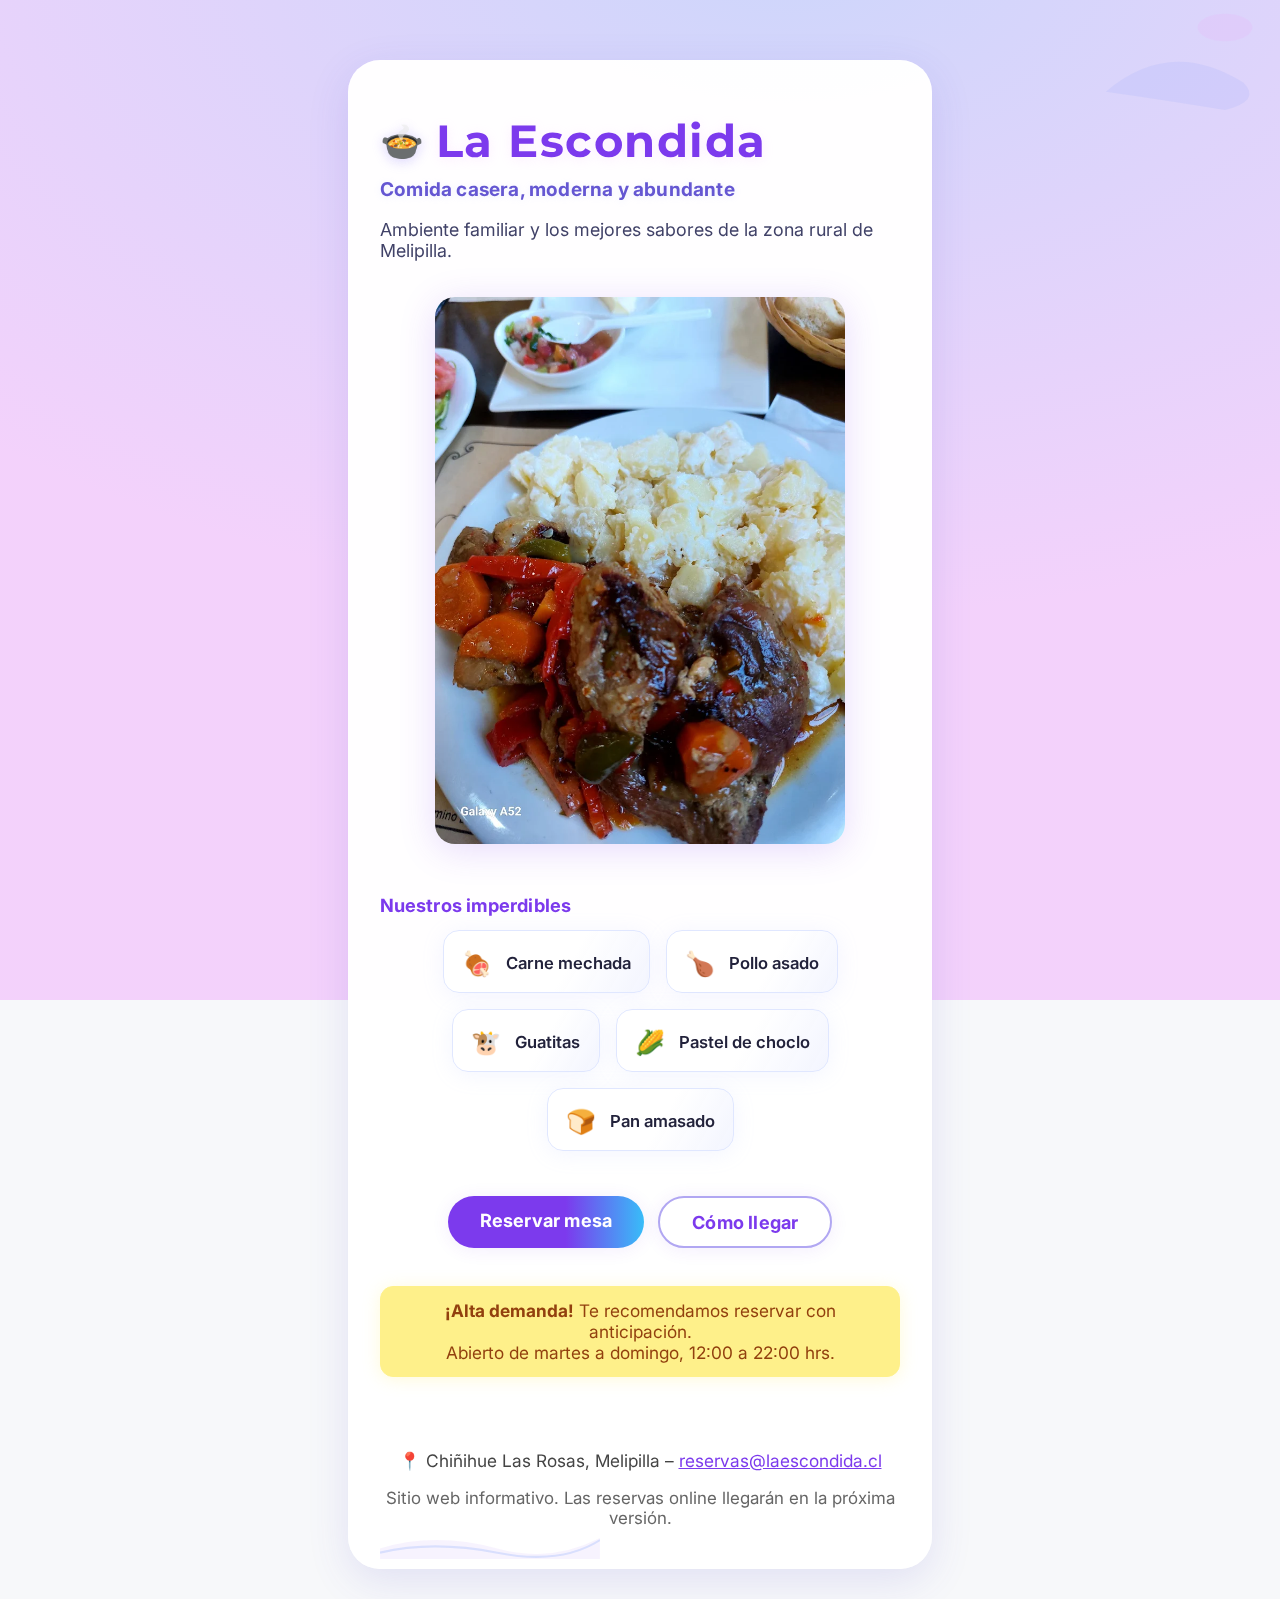
<file: index.html>
<!DOCTYPE html>
<html lang="es">
<head>
  <meta charset="UTF-8">
  <meta name="viewport" content="width=device-width, initial-scale=1.0">
  <title>La Escondida - Melipilla</title>
  <meta name="description" content="Comida casera, ambiente familiar y reservas online en restaurante La Escondida (Melipilla)">
  <link rel="stylesheet" href="styles.css">
  <link rel="icon" href="favicon.svg" type="image/svg+xml">
  <link href="https://fonts.googleapis.com/css2?family=Montserrat:wght@700&family=Inter:wght@400;600&display=swap" rel="stylesheet">
</head>
<body>
  <div class="bg-gradient"></div>
  <div class="decor decor-top">
    <img src="img/decor-blob.svg" alt="" draggable="false">
  </div>
  <main class="container fade-in">
    <header>
      <h1><span>🍲</span> La Escondida</h1>
      <h2>Comida casera, moderna y abundante</h2>
      <p class="sub">Ambiente familiar y los mejores sabores de la zona rural de Melipilla.</p>
    </header>
    <section class="hero-img">
      <img src="img/plato-destacado.webp" alt="Plato destacado" class="img-animada">
    </section>
    <section class="platos fade-up">
      <h3>Nuestros imperdibles</h3>
      <div class="platos-cards">
        <div class="card"><span>🍖</span> Carne mechada</div>
        <div class="card"><span>🍗</span> Pollo asado</div>
        <div class="card"><span>🐮</span> Guatitas</div>
        <div class="card"><span>🌽</span> Pastel de choclo</div>
        <div class="card"><span>🍞</span> Pan amasado</div>
      </div>
    </section>
    <section class="cta fade-up">
      <a class="btn" href="#reserva">Reservar mesa</a>
      <a class="btn-outline" href="https://maps.app.goo.gl/CHiNihueLasRosas" target="_blank">Cómo llegar</a>
    </section>
    <section class="alerta fade-up">
      <strong>¡Alta demanda!</strong> Te recomendamos reservar con anticipación.<br>
      Abierto de martes a domingo, 12:00 a 22:00 hrs.
    </section>
    <footer>
      <div class="decor decor-bottom">
        <img src="img/decor-wave.svg" alt="" draggable="false">
      </div>
      <p>📍 Chiñihue Las Rosas, Melipilla – <a href="mailto:reservas@laescondida.cl">reservas@laescondida.cl</a></p>
      <p class="mini">Sitio web informativo. Las reservas online llegarán en la próxima versión.</p>
    </footer>
  </main>
  <script>
    // Animación de aparición
    document.addEventListener('DOMContentLoaded', () => {
      document.querySelectorAll('.fade-in, .fade-up').forEach(el => el.classList.add('visible'));
    });
  </script>
</body>
</html>
</file>
<file: styles.css>
:root {
  --brand-1: #6557d2;
  --brand-2: #7c3aed;
  --brand-3: #38bdf8;
  --brand-4: #fef08a;
  --text-main: #22223b;
  --text-sub: #414268;
}

body {
  min-height: 100vh;
  font-family: 'Inter', Arial, sans-serif;
  margin: 0;
  color: var(--text-main);
  background: #f7f8fa;
  position: relative;
  overflow-x: hidden;
}

.bg-gradient {
  position: fixed;
  z-index: 0;
  top: -100px; left: -100px; right: -100px; bottom: -100px;
  background: radial-gradient(ellipse 80% 60% at 60% 5%, #a5b4fc 0%, #f0abfc 100%);
  animation: bgMove 12s ease-in-out infinite alternate;
  opacity: 0.5;
}

@keyframes bgMove {
  0% { background-position: 60% 5%; }
  100% { background-position: 40% 85%; }
}

.container {
  position: relative;
  z-index: 2;
  max-width: 520px;
  margin: 60px auto 30px auto;
  background: rgba(255,255,255,0.98);
  border-radius: 32px;
  box-shadow: 0 12px 42px rgba(76,70,200,0.13);
  padding: 54px 32px 24px 32px;
  display: flex;
  flex-direction: column;
  align-items: center;
  animation: floatUp 1.1s cubic-bezier(.15,1.2,.33,1) 0.1s both;
}

@keyframes floatUp {
  0% { opacity: 0; transform: translateY(50px) scale(.99); }
  100% { opacity: 1; transform: none; }
}

header h1 {
  font-family: 'Montserrat', 'Inter', Arial, sans-serif;
  font-size: 2.8rem;
  margin: 0 0 10px;
  color: var(--brand-2);
  letter-spacing: 1.5px;
  text-shadow: 0 2px 12px #f0abfc33;
  display: flex;
  align-items: center;
  gap: 10px;
}

header h1 span {
  font-size: 2.2rem;
  filter: drop-shadow(0 2px 6px #a5b4fc66);
  animation: emojiBop 2.7s infinite cubic-bezier(.68,-0.55,.27,1.55);
}
@keyframes emojiBop {
  0%, 100% { transform: scale(1) rotate(-2deg);}
  10% { transform: scale(1.13) rotate(7deg);}
  20% { transform: scale(0.97) rotate(-5deg);}
  35% { transform: scale(1.07) rotate(2deg);}
  50% { transform: scale(1) rotate(-2deg);}
}

header h2 {
  font-size: 1.19rem;
  font-weight: 700;
  margin: 0 0 8px;
  color: var(--brand-1);
  letter-spacing: 0.2px;
  text-shadow: 0 1px 7px #a5b4fc33;
}

.sub {
  font-size: 1.12rem;
  margin-bottom: 16px;
  color: var(--text-sub);
}

.hero-img {
  width: 100%;
  margin: 20px 0 32px 0;
  display: flex;
  justify-content: center;
}
.img-animada {
  width: 100%;
  max-width: 410px;
  border-radius: 20px;
  box-shadow: 0 6px 36px rgba(124,58,237,0.18);
  object-fit: cover;
  transition: transform 0.38s cubic-bezier(.22,1.1,.36,1), box-shadow 0.28s;
  will-change: transform, box-shadow;
}
.img-animada:hover {
  transform: scale(1.065) rotateY(-7deg) rotateZ(-1deg);
  box-shadow: 0 16px 44px #a5b4fc77, 0 2px 18px #a5b4fc33;
  z-index: 2;
}

.platos {
  width: 100%;
  margin: 0 0 20px 0;
  animation-delay: .25s;
}
.platos h3 {
  margin-bottom: 14px;
  font-size: 1.14rem;
  color: var(--brand-2);
  letter-spacing: 0.1px;
}
.platos-cards {
  display: flex;
  flex-wrap: wrap;
  gap: 16px;
  justify-content: center;
}
.card {
  min-width: 110px;
  background: linear-gradient(120deg, #fff 60%, #a5b4fc22 100%);
  border-radius: 16px;
  padding: 18px 18px 14px 18px;
  font-size: 1.04rem;
  font-weight: 600;
  color: var(--text-main);
  box-shadow: 0 3px 22px #a5b4fc22;
  display: flex;
  align-items: center;
  gap: 10px;
  transition: transform 0.23s, box-shadow 0.19s;
  cursor: pointer;
  border: 1.5px solid #e0e7ff;
}
.card span {
  font-size: 1.5rem;
  margin-right: 4px;
}
.card:hover {
  transform: translateY(-5px) scale(1.045);
  box-shadow: 0 8px 36px #7c3aed28;
  border-color: #a5b4fc;
  color: var(--brand-2);
}

.cta {
  margin: 25px 0 18px 0;
  display: flex;
  gap: 14px;
  width: 100%;
  justify-content: center;
}

.btn, .btn-outline {
  display: inline-block;
  padding: 13px 32px;
  border-radius: 29px;
  font-weight: 700;
  font-size: 1.13rem;
  box-shadow: 0 2px 18px rgba(124,58,237,0.09);
  text-decoration: none;
  cursor: pointer;
  transition: background 0.23s, color 0.19s, transform 0.15s, box-shadow 0.17s;
  border: none;
  outline: none;
  letter-spacing: 0.2px;
}
.btn {
  background: linear-gradient(90deg, var(--brand-2) 60%, var(--brand-3) 100%);
  color: #fff;
  border: none;
}
.btn:hover, .btn:focus {
  background: linear-gradient(90deg, #8b5cf6 80%, #38bdf8 100%);
  transform: translateY(-1.5px) scale(1.03);
  box-shadow: 0 6px 22px #a5b4fc44;
}
.btn-outline {
  background: #fff;
  color: var(--brand-2);
  border: 2px solid #b1a7f2;
}
.btn-outline:hover, .btn-outline:focus {
  background: #f3f0ff;
  color: var(--brand-1);
  border-color: var(--brand-2);
}

.alerta {
  background: var(--brand-4);
  color: #92400e;
  border-radius: 13px;
  padding: 13px 18px;
  margin: 20px 0 24px 0;
  font-size: 1.08rem;
  text-align: center;
  box-shadow: 0 2px 17px #fef08a55;
  border: 1.5px solid #fef08a;
}

footer {
  margin: 32px 0 0 0;
  font-size: 1.08rem;
  color: #444;
  text-align: center;
  position: relative;
  z-index: 2;
}
footer a {
  color: var(--brand-2);
  text-decoration: underline;
}
.mini {
  font-size: .98em;
  color: #666;
  margin-top: 4px;
}

/* decorativos */
.decor {
  position: absolute;
  z-index: 1;
  width: 100%;
  left: 0;
  pointer-events: none;
}
.decor-top {
  top: -60px;
  right: 0;
  text-align: right;
}
.decor-bottom {
  bottom: -18px;
  left: 0;
  text-align: left;
}
.decor img {
  width: 220px;
  opacity: 0.42;
  filter: blur(0.2px);
  user-select: none;
}

/* animaciones */
.fade-in, .fade-up {
  opacity: 0;
  transform: translateY(60px);
  transition: all 1s cubic-bezier(.22,1.1,.36,1);
}
.fade-in.visible, .fade-up.visible {
  opacity: 1;
  transform: none;
}
.fade-up { transition-delay: .18s; }

/* Responsive */
@media (max-width: 750px) {
  .container {
    max-width: 99vw;
    padding: 9vw 3vw 7vw 3vw;
  }
  .img-animada {
    max-width: 94vw;
  }
  header h1 { font-size: 1.6rem; }
  .decor img { width: 140px; }
}
</file>
